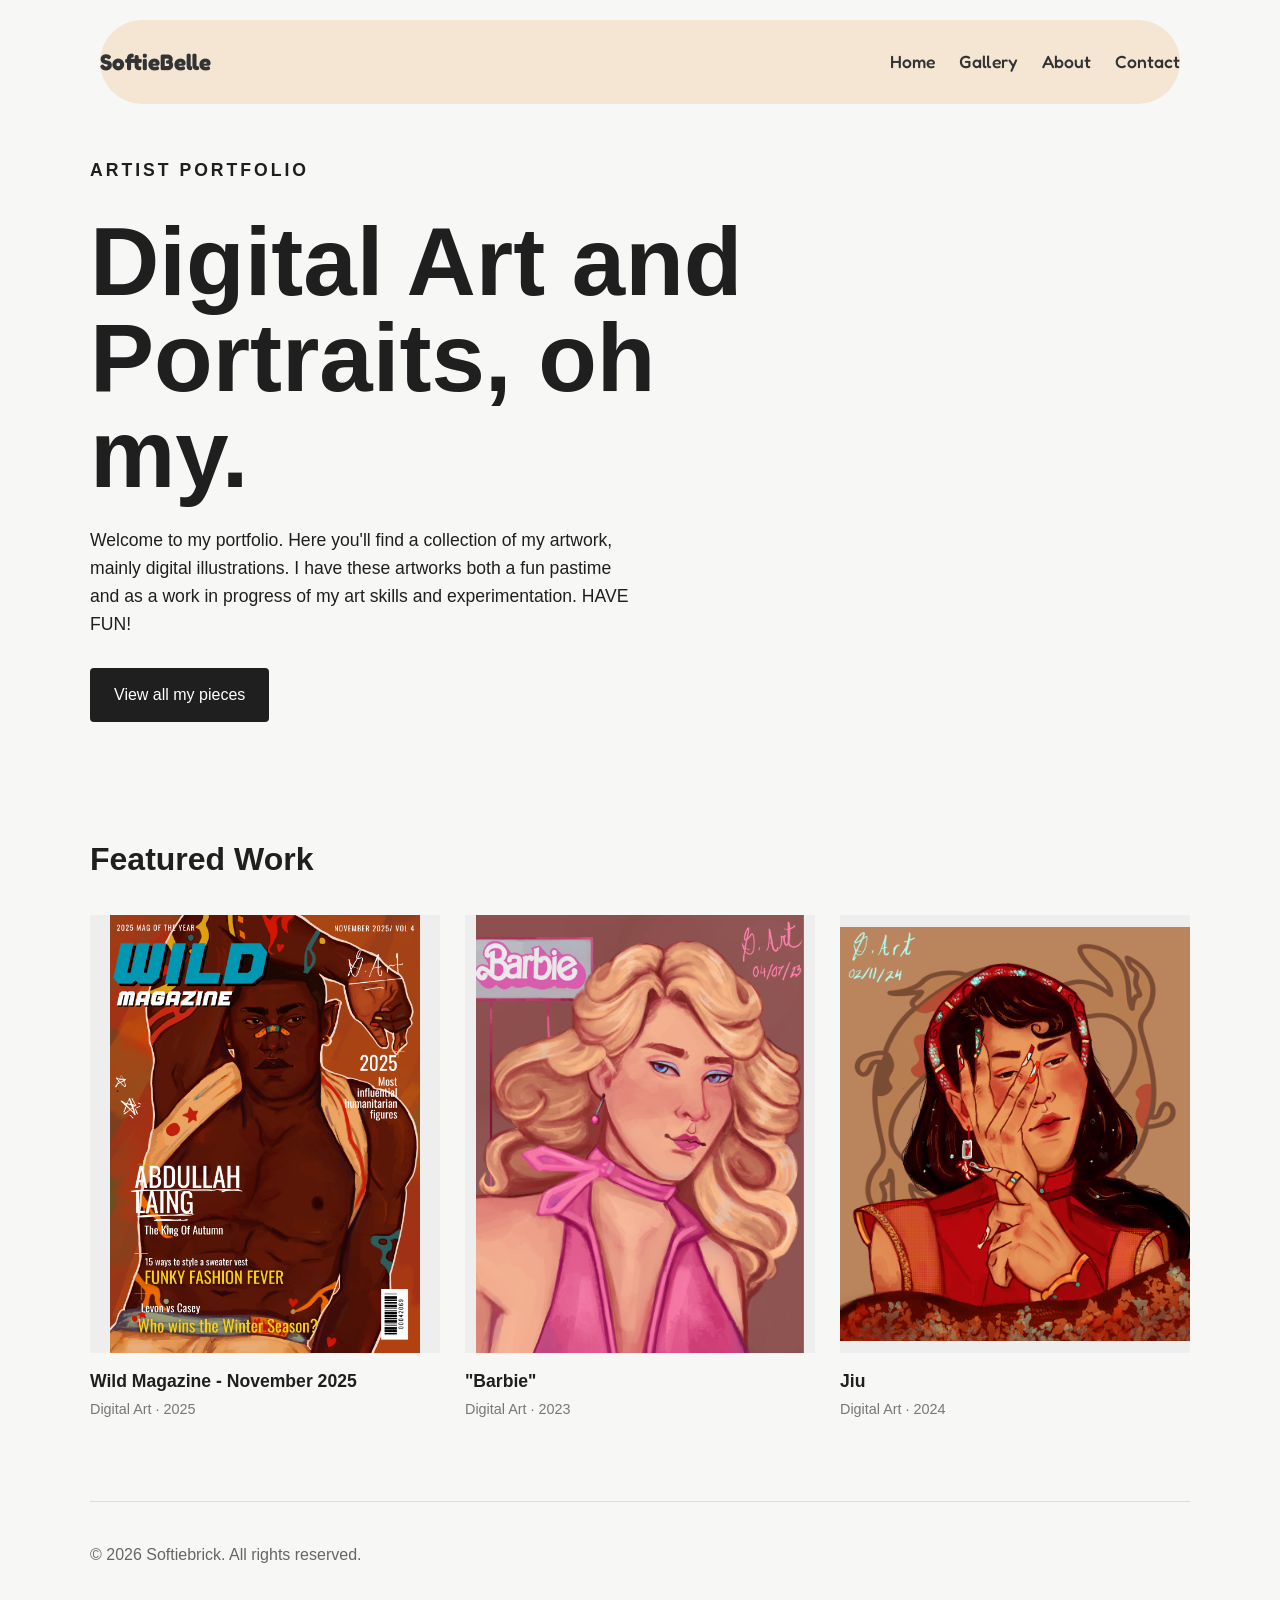
<file: Artist-Portfolio/index.html>
<!DOCTYPE html>
<html lang="en">
<head>
  <meta charset="UTF-8">
  <meta name="viewport" content="width=device-width, initial-scale=1.0">

  <title>Softie's Art Portfolio</title>

  <link rel="stylesheet" href="css/style.css">
</head>

<body>

  <header>
    <nav class="navbar">
      <a href="index.html">
      <h1 class="logo">SoftieBelle</h1>
      </a>
      <ul class="nav-links">
        <li><a href="index.html">Home</a></li>
        <li><a href="gallery.html">Gallery</a></li>
        <li><a href="about.html">About</a></li>
        <li><a href="contact.html">Contact</a></li>
      </ul>
    </nav>
  </header>

  <main>

    <section class="hero">
      <div class="hero-content">
        <p class="eyebrow">Artist Portfolio</p>

        <h2>Digital Art and Portraits, oh my.</h2>

        <p>
          Welcome to my portfolio. Here you'll find a collection of my artwork, mainly digital illustrations. I have these artworks both a fun pastime and as a work in progress of my art skills and experimentation. HAVE FUN!
        </p>

        <a class="button" href="gallery.html">View all my pieces</a>
      </div>
    </section>

    <section class="featured">
      <h2>Featured Work</h2>

      <div class="art-grid">

        <article class="gallery-item">
          <a href="gallery.html">
          <img src="images/Wildmagazinenov2025.png" alt="Featured Artwork 1">
          </a>
          <div class="art-info">
          <h3>Wild Magazine - November 2025</h3>
          <p>Digital Art · 2025</p>
          </div>
        </article>

        <article class="gallery-item">
         
          <a href="gallery.html">
            <img src="images/Barbie.png" alt="Featured Artwork 2">
          </a>
          <div class="art-info">
            <h3>"Barbie"</h3>
            <p>Digital Art · 2023</p>
          </div>
        </article>

        <article class="gallery-item" data-category="digital">
          <a href="gallery.html">
            <img src="images/Jiu.png" alt="Featured Artwork 3">
          </a>
          <div class="art-info">
            <h3>Jiu</h3>
            <p>Digital Art · 2024</p>
          </div>
        </article>

      </div>
    </section>

  </main>

  <footer>
    <p>© 2026 Softiebrick. All rights reserved.</p>
  </footer>

  <script src="js/main.js"></script>

</body>
</html>
</file>
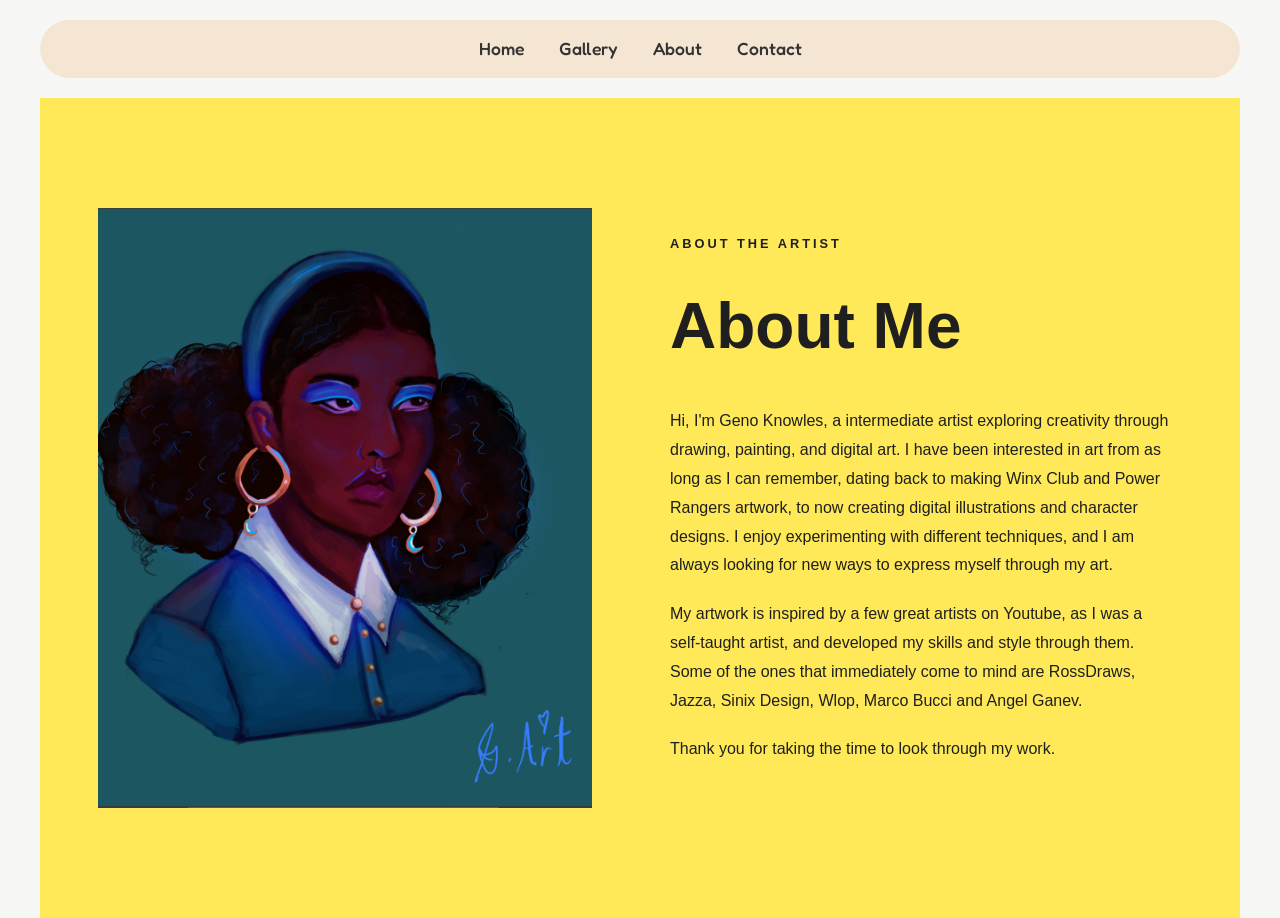
<file: Artist-Portfolio/about.html>
<!DOCTYPE html>
<html lang="en">
<head>
    <meta charset="UTF-8">
    <meta name="viewport" content="width=device-width, initial-scale=1.0">
    <title>About | My Art Portfolio</title>
    <link rel="stylesheet" href="css/style.css">
</head>

<body>

    <header>
        <nav>
            <a href="index.html">Home</a>
            <a href="gallery.html">Gallery</a>
            <a href="about.html">About</a>
            <a href="contact.html">Contact</a>
        </nav>
    </header>

    <main class="mirror-page about-page">

        <section class="mirror-image">
            <img src="images/Jasmine.png" alt="A photograph of me">
        </section>

        <section class="mirror-content">
            <p class="eyebrow">ABOUT THE ARTIST</p>

            <h1>About Me</h1>

            <p>
                Hi, I'm Geno Knowles, a intermediate artist exploring
                creativity through drawing, painting, and digital art. I have been 
                interested in art from as long as I can remember, dating back to making
                Winx Club and Power Rangers artwork, to now creating digital illustrations
                and character designs. I enjoy experimenting with different 
                techniques, and I am always looking for new ways to express myself through my art.
            </p>

            <p>
                My artwork is inspired by a few great artists on Youtube,
                as I was a self-taught artist, and developed my skills and 
                style through them. Some of the ones that immediately come to mind are RossDraws,
                Jazza, Sinix Design, Wlop, Marco Bucci and Angel Ganev.
    
            </p>

            <p>
                Thank you for taking the time to look through my work.
            </p>
        </section>

    </main>

</body>
</html>
</file>
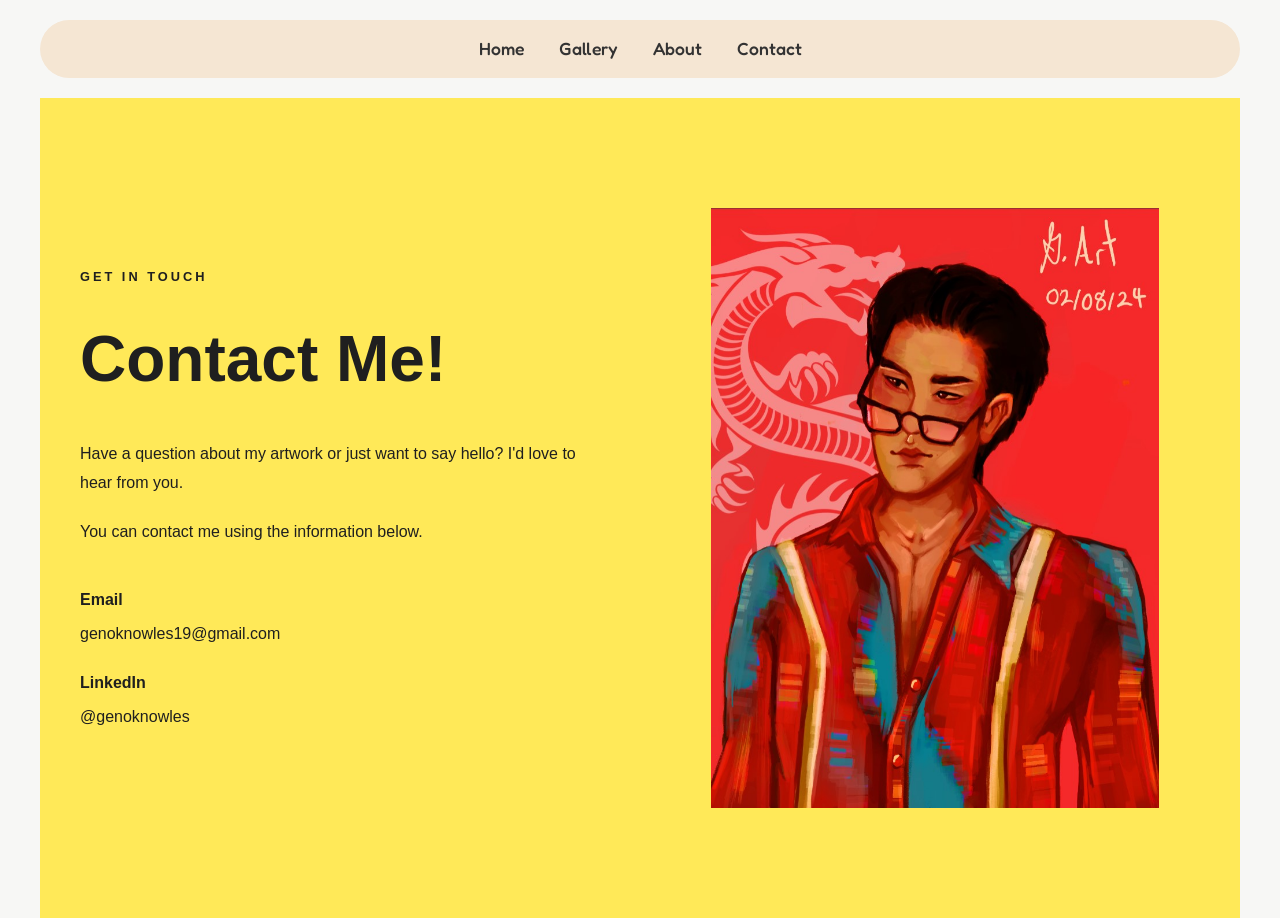
<file: Artist-Portfolio/contact.html>
<!DOCTYPE html>
<html lang="en">
<head>
    <meta charset="UTF-8">
    <meta name="viewport" content="width=device-width, initial-scale=1.0">
    <title>Contact | My Art Portfolio</title>
    <link rel="stylesheet" href="css/style.css">
</head>

<body>

    <header>
        <nav>
            <a href="index.html">Home</a>
            <a href="gallery.html">Gallery</a>
            <a href="about.html">About</a>
            <a href="contact.html">Contact</a>
        </nav>
    </header>

    <main class="mirror-page contact-page">

        <section class="mirror-content">
            <p class="eyebrow">GET IN TOUCH</p>

            <h1>Contact Me!</h1>

            <p>
                Have a question about my artwork or just want to say hello?
                I'd love to hear from you.
            </p>

            <p>
                You can contact me using the information below.
            </p>

            <div class="contact-details">
                <p>
                    <strong>Email</strong><br>
                    <a href="genoknowles19@gmail.com">
                        genoknowles19@gmail.com
                    </a>
                </p>

                <p>
                    <strong>LinkedIn</strong><br>
                    <a href="https://www.linkedin.com/in/geno-knowles-1a48a83a9/" target="_blank">
                        @genoknowles
                    </a>
                </p>
            </div>

        </section>

        <section class="mirror-image">
            <img src="images/DragonCNY2024.jpg" alt="Artwork from my portfolio">
        </section>

    </main>

</body>
</html>
</file>
<file: Artist-Portfolio/css/style.css>
@import url('https://fonts.googleapis.com/css2?family=Fredoka:wght@400;500;600&display=swap');

* {
  margin: 0;
  padding: 0;
  box-sizing: border-box;
}

body {
  font-family: Arial, sans-serif;
  background: #f7f7f5;
  color: #1f1f1f;
  line-height: 1.6;
}

a {
  color: inherit;
  text-decoration: none;
}

.navbar {
  width: min(1100px, 90%);
  margin: 0 auto;

  display: flex;
  justify-content: space-between;
  align-items: center;

  padding: 24px 0;
}

.logo {
  font-size: 1.4rem;
}

.nav-links {
  display: flex;
  gap: 24px;
  list-style: none;
}

.nav-links a:hover {
  opacity: 0.6;
}

.hero {
  min-height: 70vh;

  display: flex;
  align-items: center;

  width: min(1100px, 90%);
  margin: 0 auto;
}

.hero-content {
  max-width: 700px;
}

.eyebrow {
  text-transform: uppercase;
  letter-spacing: 3px;
  font-size: 0.8rem;
  margin-bottom: 15px;
}

.hero h2 {
  font-size: clamp(3rem, 8vw, 6rem);
  line-height: 1;
  margin-bottom: 24px;
}

.hero p {
  max-width: 550px;
  font-size: 1.1rem;
  margin-bottom: 30px;
}

.button {
  display: inline-block;

  background: #1f1f1f;
  color: white;

  padding: 14px 24px;
  border-radius: 4px;
}

.button:hover {
  opacity: 0.8;
}

.featured {
  width: min(1100px, 90%);
  margin: 0 auto;
  padding: 80px 0;
}

.featured h2 {
  font-size: 2rem;
  margin-bottom: 30px;
}

.art-grid {
  display: grid;
  grid-template-columns: repeat(3, 1fr);
  gap: 25px;
}

.art-card h3 {
  margin-top: 12px;
}

.art-card p {
  color: #666;
  font-size: 0.9rem;
}

.placeholder {
  aspect-ratio: 4 / 5;

  background: #ddd;

  display: flex;
  align-items: center;
  justify-content: center;
}

.gallery-item img {
  width: 100%;
  aspect-ratio: 4 / 5;
  object-fit: contain;
  display: block;
  background: #eee;
  cursor: pointer;
  transition: transform 0.3s ease;
}

.gallery-item img:hover {
  transform: scale(1.03);
}

footer {
  width: min(1100px, 90%);
  margin: 0 auto;

  padding: 40px 0;
  border-top: 1px solid #ddd;

  color: #666;
}

@media (max-width: 700px) {

  .navbar {
    flex-direction: column;
    gap: 18px;
  }

  .nav-links {
    gap: 15px;
  }

  .art-grid {
    grid-template-columns: 1fr;
  }

  .hero {
    min-height: 60vh;
  }

}
/* =========================
   GALLERY PAGE
========================= */

.gallery-page {
  width: min(1100px, 90%);
  margin: 0 auto;
  padding: 100px 0;
}

.gallery-heading {
  max-width: 650px;
  margin-bottom: 50px;
}

.gallery-heading h2 {
  font-size: clamp(3rem, 8vw, 6rem);
  line-height: 1;
  margin-bottom: 20px;
}

.gallery-heading p:last-child {
  color: #666;
  font-size: 1.1rem;
}


/* Filter buttons */

.gallery-filters {
  display: flex;
  flex-wrap: wrap;
  gap: 10px;
  margin-bottom: 40px;
}

.filter-button {
  border: 1px solid #ccc;
  background: transparent;
  padding: 10px 18px;
  border-radius: 30px;
  cursor: pointer;
  font-size: 0.9rem;
}

.filter-button:hover {
  background: #eee;
}

.filter-button.active {
  background: #1f1f1f;
  color: white;
  border-color: #1f1f1f;
}


/* Artwork grid */

.gallery-grid {
  display: grid;
  grid-template-columns: repeat(3, 1fr);
  gap: 40px 25px;
}

.gallery-item {
  cursor: pointer;
}

.art-placeholder {
  aspect-ratio: 4 / 5;

  background: #ddd;

  display: flex;
  align-items: center;
  justify-content: center;

  font-size: 1rem;

  transition: transform 0.3s ease;
}

.gallery-item:hover .art-placeholder {
  transform: translateY(-5px);
}

.art-info {
  padding-top: 14px;
}

.art-info h3 {
  font-size: 1.1rem;
  margin-bottom: 3px;
}

.art-info p {
  color: #777;
  font-size: 0.9rem;
}


/* Hide filtered artwork */

.gallery-item.hidden {
  display: none;
}


/* Mobile */

@media (max-width: 700px) {

  .gallery-page {
    padding: 60px 0;
  }

  .gallery-grid {
    grid-template-columns: 1fr;
    gap: 35px;
  }

}
/* =========================
   FULL SCREEN IMAGE VIEWER
========================= */

.lightbox {
  position: fixed;
  inset: 0;

  background: rgba(0, 0, 0, 0.95);

  display: none;

  align-items: center;
  justify-content: center;

  padding: 30px;

  z-index: 1000;
}


/* Show the lightbox */

.lightbox.show {
  display: flex;
}


/* Large artwork */

.lightbox-image {
  max-width: 95%;
  max-height: 90vh;

  object-fit: contain;
}


/* Close button */

.lightbox-close {
  position: absolute;

  top: 20px;
  right: 30px;

  background: none;
  border: none;

  color: white;

  font-size: 3rem;

  cursor: pointer;
}

.lightbox-close:hover {
  opacity: 0.7;
}


/* =========================
   ABOUT & CONTACT PAGES
   ========================= */

.mirror-page {
  background: #ffe958;
    min-height: calc(100vh - 80px);
    display: grid;
    grid-template-columns: 1fr 1fr;
    align-items: center;
    gap: 60px;
    max-width: 1200px;
    margin: 0 auto;
    padding: 80px 40px;
}

.mirror-image {
    width: 100%;
}

.mirror-image img {
    width: 100%;
    height: 600px;
    object-fit: contain;
    display: block;
}

.mirror-content {
    max-width: 500px;
}

.mirror-content h1 {
    font-size: 4rem;
    margin-top: 10px;
    margin-bottom: 30px;
}

.mirror-content p {
    line-height: 1.8;
    margin-bottom: 20px;
}

.eyebrow {
    font-size: 0.8rem;
    letter-spacing: 3px;
    font-weight: bold;
}

/* Contact information */

.contact-details {
    margin-top: 40px;
}

.contact-details strong {
    display: inline-block;
    margin-bottom: 5px;
}

.contact-details a {
    text-decoration: none;
}

/* =========================
   MOBILE
   ========================= */

@media (max-width: 768px) {

    .mirror-page {
        grid-template-columns: 1fr;
        gap: 40px;
        padding: 50px 25px;
    }

    .mirror-content {
        max-width: 100%;
    }

    .mirror-content h1 {
        font-size: 3rem;
    }

    .mirror-image img {
        height: 450px;
    }

    /* About: image first on mobile */

    .about-page .mirror-image {
        order: 1;
    }

    .about-page .mirror-content {
        order: 2;
    }

    /* Contact: text first on mobile */

    .contact-page .mirror-content {
        order: 1;
    }

    .contact-page .mirror-image {
        order: 2;
    }
}
/* Navigation Banner */

header {
    width: 100%;
    padding: 20px 40px;
    box-sizing: border-box;
}

nav {
    background-color: #f5e6d3;
    border-radius: 50px;
    padding: 15px 30px;

    display: flex;
    justify-content: center;
    align-items: center;
    gap: 35px;
}

nav a {
    font-family: 'Fredoka', sans-serif;
    font-size: 1.1rem;
    font-weight: 500;

    text-decoration: none;
    color: #333;

    transition: transform 0.2s ease;
}
nav a:hover {
    transform: translateY(-3px);
}
</file>
